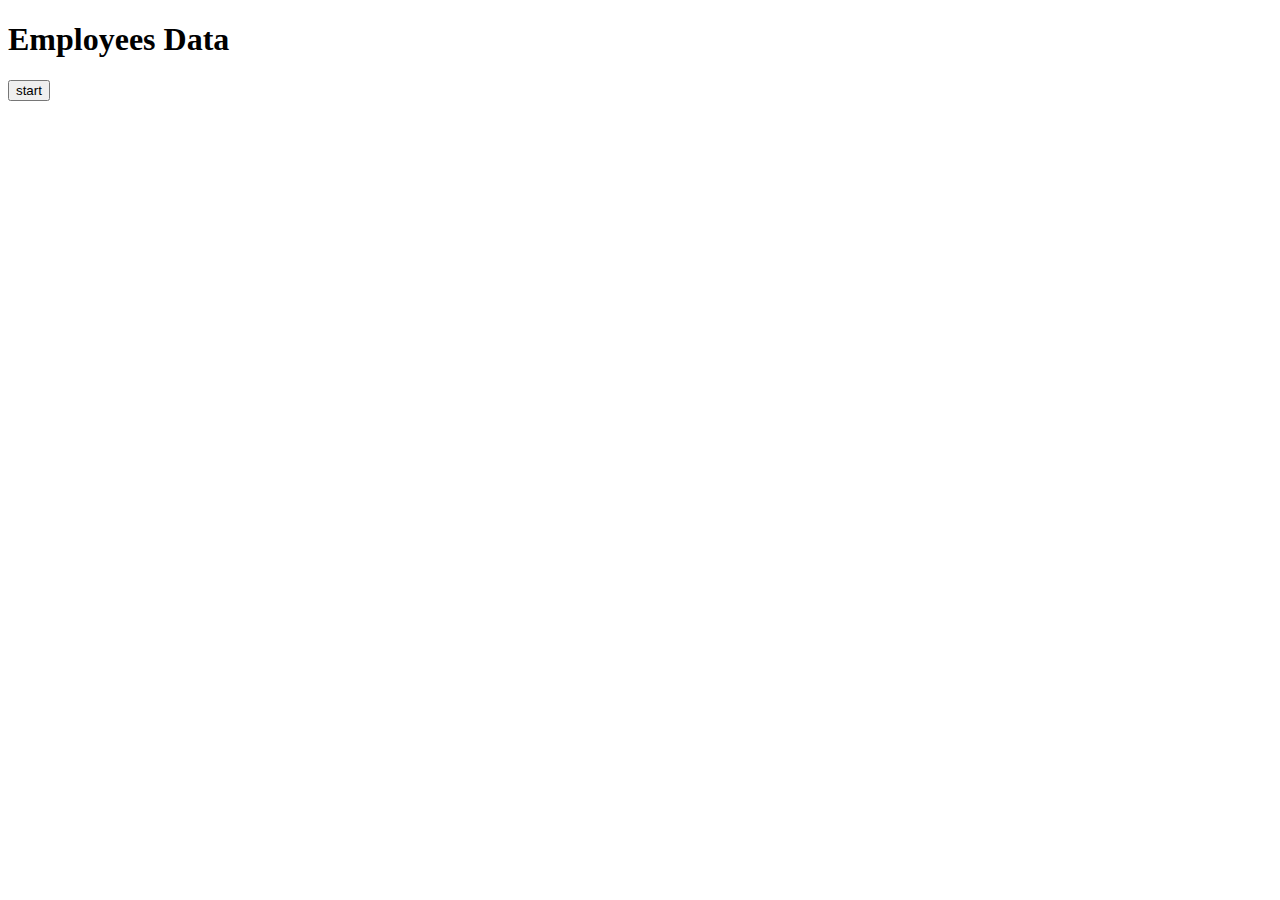
<file: Fetch/index.html>
<!DOCTYPE html>
<html lang="en">
<head>
    <meta charset="UTF-8">
    <meta http-equiv="X-UA-Compatible" content="IE=edge">
    <meta name="viewport" content="width=device-width, initial-scale=1.0">
    <title>Document</title>
    
</head>
<body>
    <h1>Employees Data</h1>
    <button onclick="myfun()">start</button>
    <div >
    <table class="table">
        <thead id="tid">
        </thead>
        <tbody id="table_body">
        </tbody>
    </div>
    <script src="./api.js"></script>
</body>
</html>
</file>
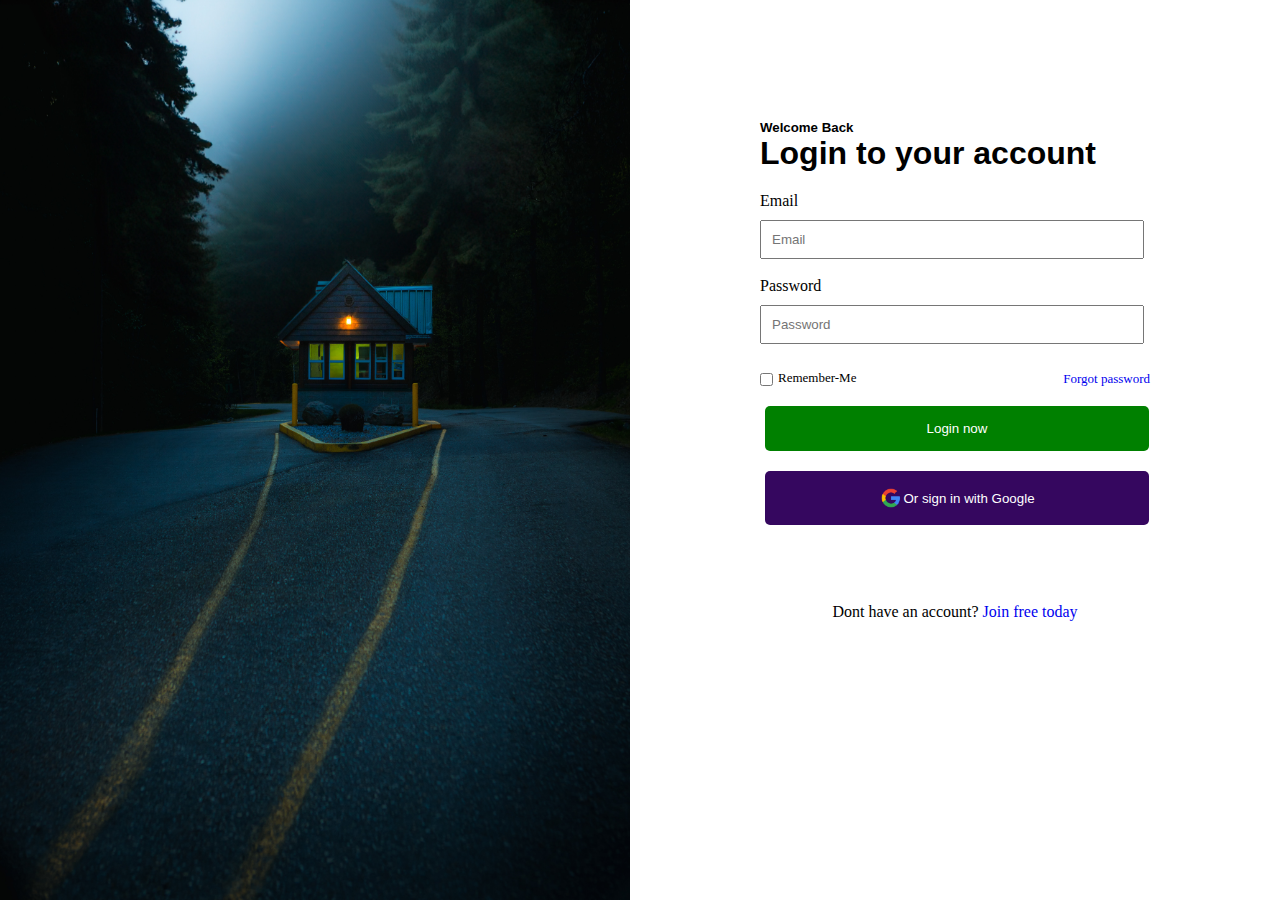
<file: Form validation/index.html>
<!DOCTYPE html>
<html lang="en">

<head>
  <meta charset="UTF-8">
  <meta name="viewport" content="width=device-width, initial-scale=1.0">
  <meta http-equiv="X-UA-Compatible" content="ie=edge">
  <link rel="stylesheet" href="./style.css">
  <link rel="icon" type="image/x-icon" href="favicon.ico">
  <title>Login-page</title>
</head>

<body>

  <div class="flex-container">

    <div class="image">
      <img src="travel.jpg" style="height: 100%;width:100%">
    </div>

    <div class="text">

      <div class="text-container">

        <div class="head">
          <h5>Welcome Back</h5>
          <h1>Login to your account</h1>
        </div>

        <div class="details">

          <form name="myform" >
            <label for="fname">Email</label><br>
            <input type="email" id="fname" name="fname" placeholder="Email" value="" required><br>
            <p id="message"></p>


            <label for="pass">Password</label><br>
            
            <input type="password" id="pass" name="lname" placeholder="Password" value="" required><br>
            <p id="message1"></p>

           
          </form>

        </div>

        <div class="rememberme-container">
          
          <div class="check">
          
            <input type="checkbox" id="remember" name="remember"><label for="remember" id="remember_label">Remember-Me</label>
          
          </div>

          <div class="forgot">
            <a href="#">Forgot password</a><br>
          </div>

        </div>

          <button type="submit" form="form1" value="Submit" id="b1" onclick="myfun()">Login now</button><br>
          <button type="button" form="form1" value="Submit" id="b2"><img src="g.png" id="logo">Or sign in with Google</button><br>
        
        <div class="joinfree">
          <p>Dont have an account? <a href="#">Join free today</a></p>
        </div>

      </div>
      
    </div>

  </div>
  <script src="./val.js"></script>

</body>

</html>
</file>
<file: Form validation/style.css>
*{
    margin: 0px;
    padding: 0px;
    
}


.flex-container{

    display: flex;
    width: 100%;
    height: 100vh;
    margin: 0px;
    overflow: hidden;
}

.image{
    flex:1 1 0;
    width: 50%;
    flex-wrap: wrap;
    height:100vh;
    margin-bottom: 0;
  }

.text{
    flex:1 1 0;
    display: flex;
    width: 100%;
    height: 100vh;
    justify-content: center;
    align-items: center;
    flex-wrap: wrap;
    flex-direction: column;
    margin: 10px;
}

.text-container{
    width: 400px;
    height:80vh;
    flex-wrap: wrap;
}

.details{
    width: 100%;
}

.rememberme-container{
    display: flex;
    justify-content: space-between;
    align-items: center;
    text-align: center;
}

.check{
    display: flex; 
    align-items: center;
    text-align: center;
    /* justify-items: left; */
    font-size: small;
    width: 50%; 
    margin-left: 5px;
}
#remember_label{
    margin-top: 8px;
}

.forgot{
    margin-right: 5px;
    font-size: small;
}

label{
    margin-left: 5px;
    margin-bottom: 10px;
}

#fname{
    width: 90%;
    padding: 10px;
    margin-top: 10px;
    margin-bottom: 10px;
    margin-left: 5px;
    
}

#pass{
    width: 90%;
    padding: 10px;
    margin-top: 10px;
    margin-bottom: 10px;
    margin-left: 5px;

}

#message1,#message{
    margin-left: 5px;
    margin-bottom: 8px;
}

.head{
    padding-bottom: 20px;
    font-family: Arial, Helvetica, sans-serif;
    margin-top: 20px;
    margin-left: 5px;   
}

button{
    padding-top: 10 px;
    padding-bottom: 10px;
    width: 96%;
    margin:10px;
    border-radius: 5px;
    border: none;
}

#b1{
    background-color: green;
    padding-top: 15px;
    padding-bottom: 15px;
    color: white;
}
#b2{
    background-color: rgb(53, 7, 95);
    padding-top: 15px;
    padding-bottom: 15px;
    display: flex;
    align-items: center;
    justify-content: center;
    color: white;
}

button:hover{
    transition: .2s;
    transform: scale(1.009) ;
    cursor: pointer;
}


.joinfree{
    justify-content: center;
    align-items: center;
    text-align: center;
    margin-top: 50px;
    font-family: "Times New Roman", Times, serif;
    margin-bottom: 10px;
}

#logo{
    height:20px;
    width:20px;
    margin:2px;
}

a{
    text-decoration: none;
}

span{
    margin-left: 5px;
}


@media only screen and (max-width: 912px) {
    .flex-container{
        flex-direction: column;
        overflow: auto; 
    }
    .image{
        width: 100vw;
        height: 40%;
    }
    .head{
        width: 95vw;
    }
    .text{
        width: 95vw;
        /* height: 50%; */

    }
    .text-container{
        width: 100%;
    }
    button{
        width: 96%;
        margin-left: 5 px;
        margin-right: 5px;
        padding-top: 10 px;
        padding-bottom: 10px;
        margin:10px;    
        border-radius: 5px;
        border: none;
        
    }
    .joinfree{
        margin-bottom: 20px;
    }
}
</file>
